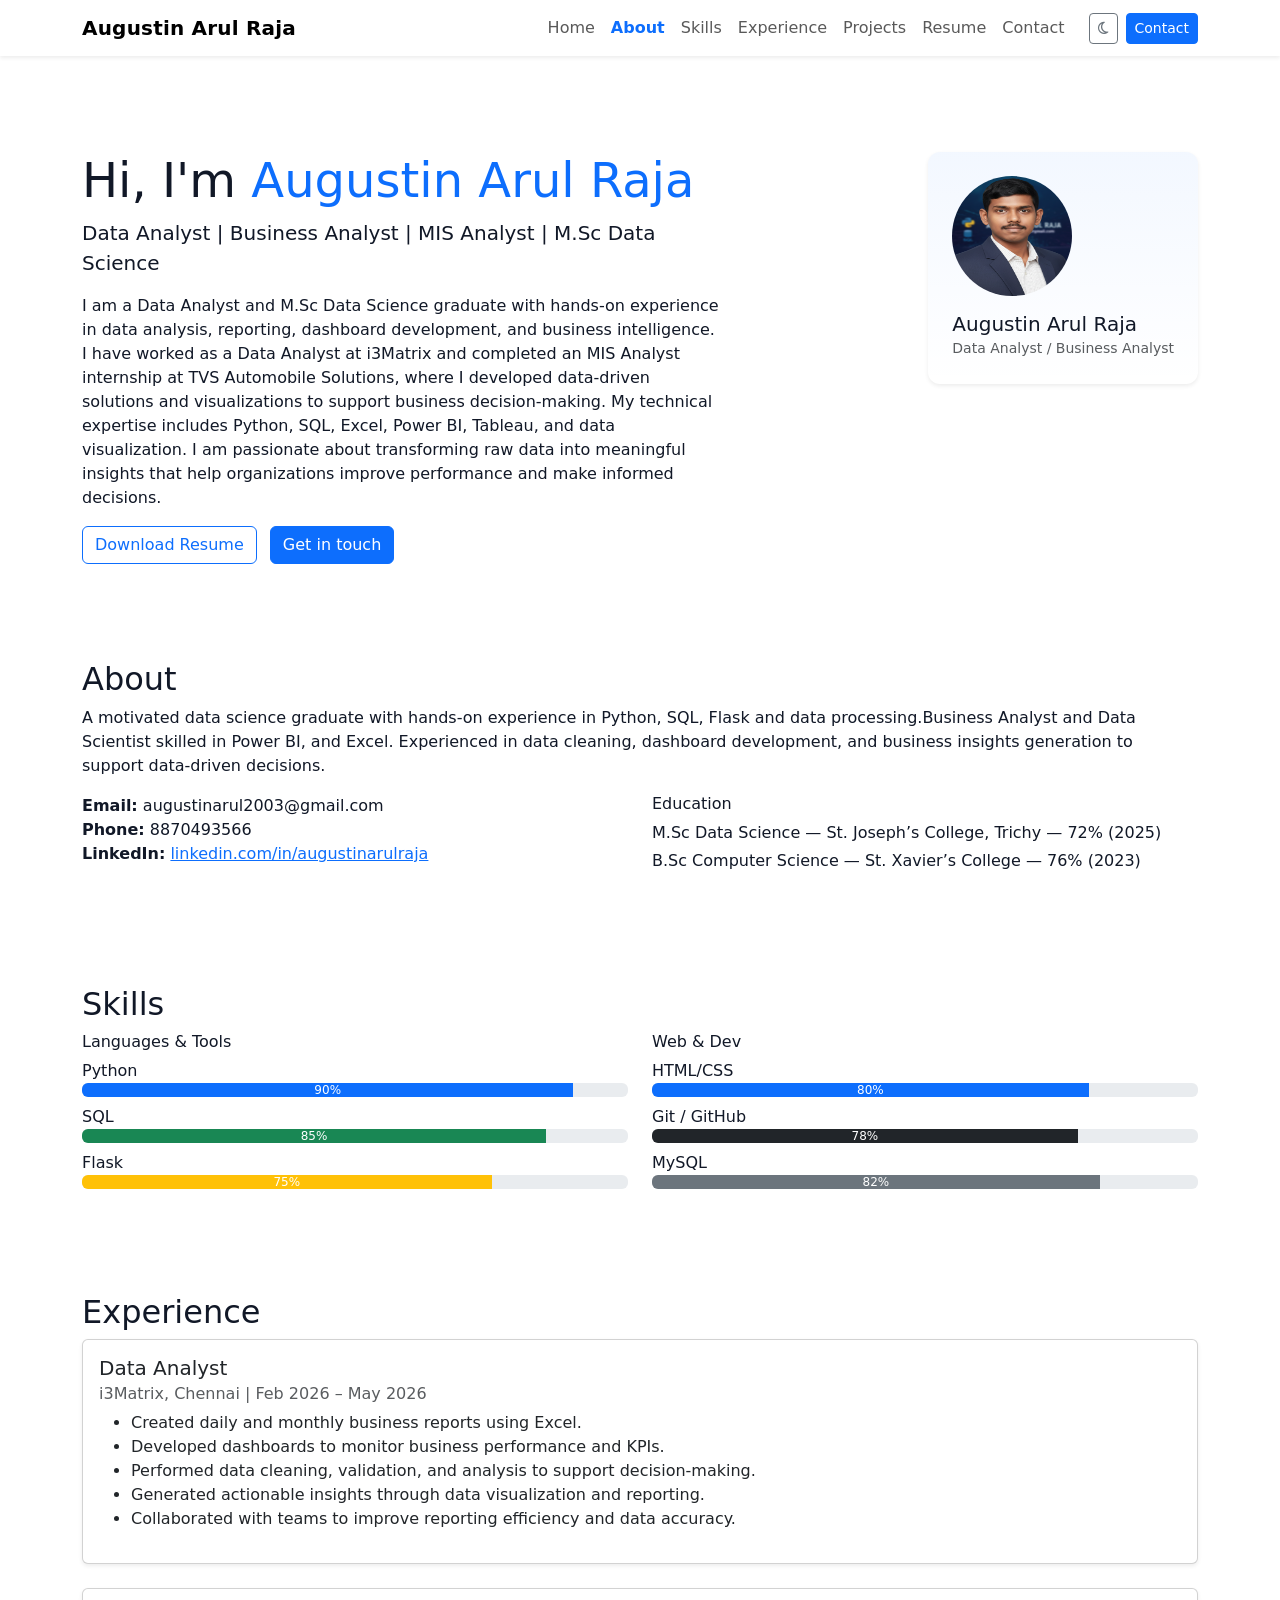
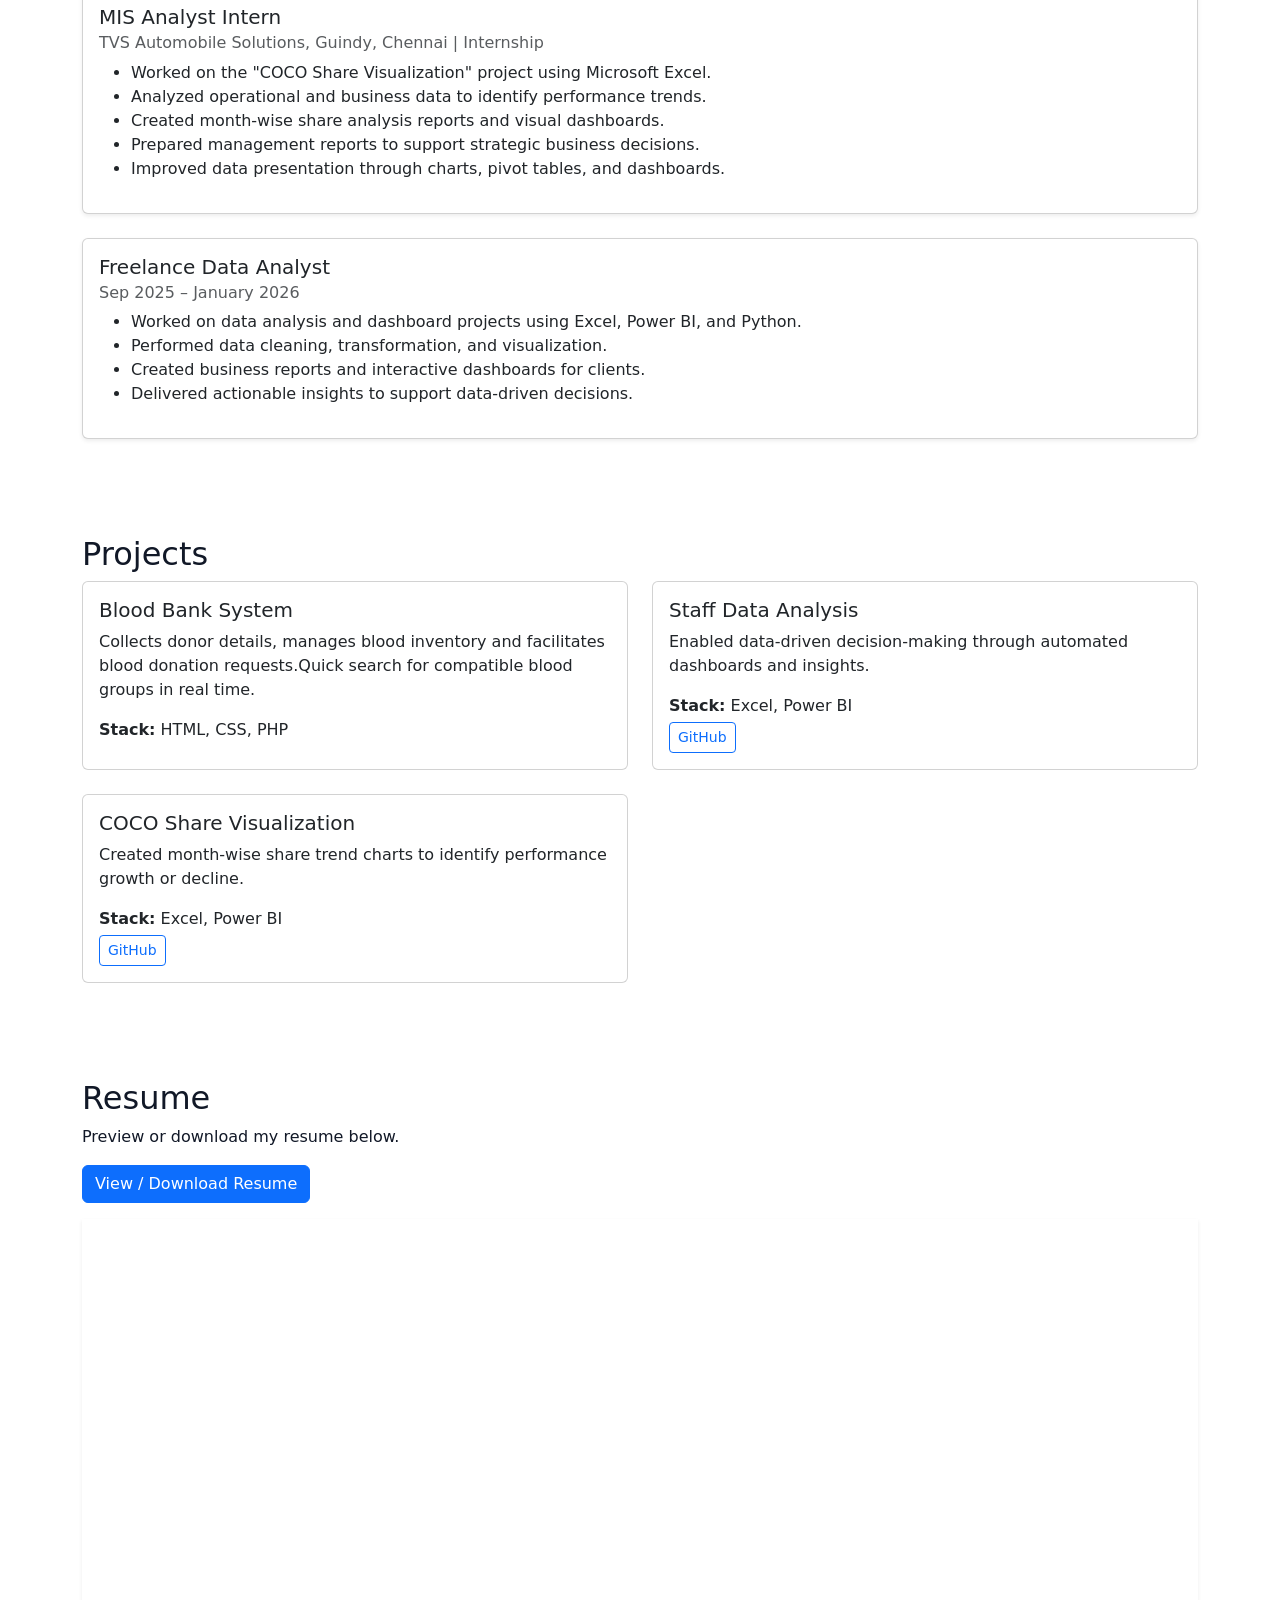
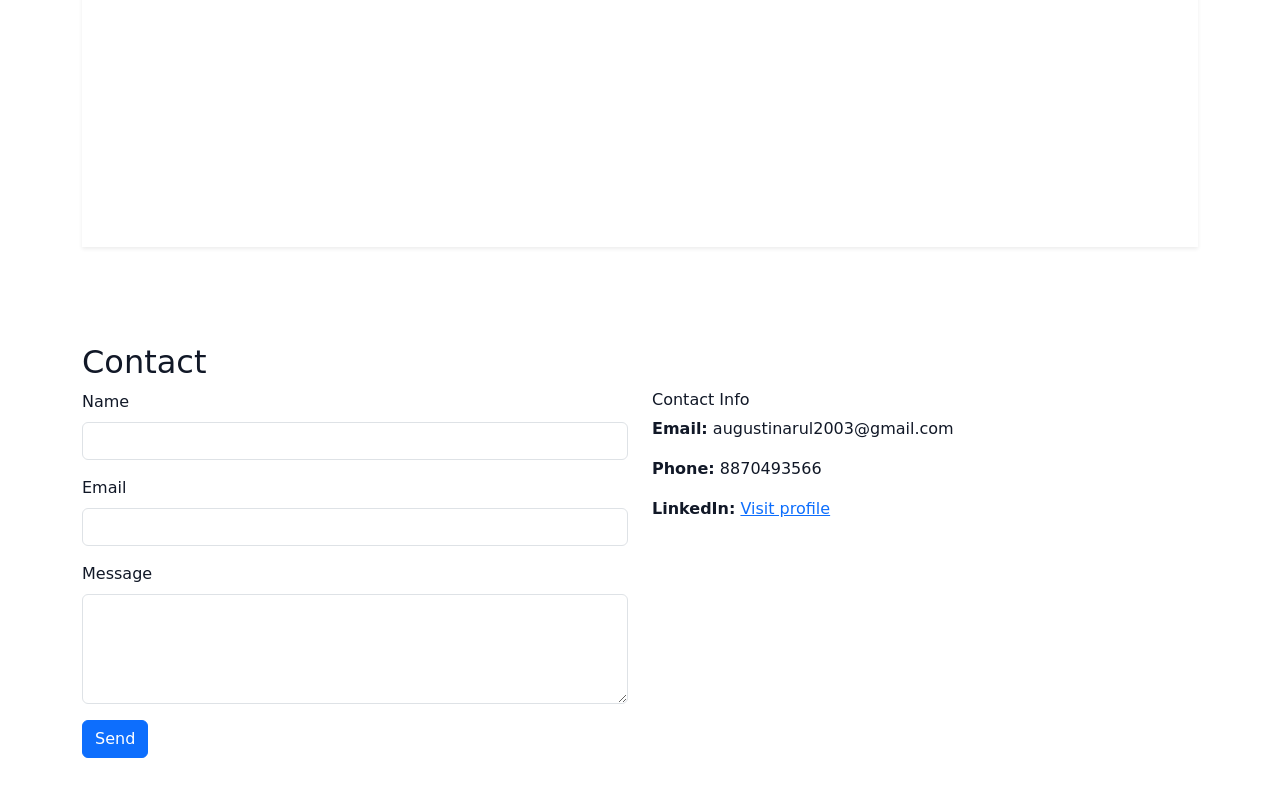
<file: portfolio/index.html>
<!doctype html>
<html lang="en">
  <head>
    <meta charset="utf-8" />
    <meta name="viewport" content="width=device-width, initial-scale=1" />
    <title>Augustin Arul Raja — Portfolio</title>
    <link href="https://cdn.jsdelivr.net/npm/bootstrap@5.3.2/dist/css/bootstrap.min.css" rel="stylesheet">
    <link href="https://cdnjs.cloudflare.com/ajax/libs/font-awesome/6.4.0/css/all.min.css" rel="stylesheet">
    <link rel="stylesheet" href="style.css">
  </head>
  <body>
    <header class="sticky-top">
      <nav class="navbar navbar-expand-lg navbar-light bg-white shadow-sm" id="mainNav">
        <div class="container">
          <a class="navbar-brand fw-bold" href="#home">Augustin Arul Raja</a>
          <button class="navbar-toggler" type="button" data-bs-toggle="collapse" data-bs-target="#navMenu">
            <span class="navbar-toggler-icon"></span>
          </button>
          <div class="collapse navbar-collapse" id="navMenu">
            <ul class="navbar-nav ms-auto mb-2 mb-lg-0" id="navbarLinks">
              <li class="nav-item"><a class="nav-link" href="#home">Home</a></li>
              <li class="nav-item"><a class="nav-link" href="#about">About</a></li>
              <li class="nav-item"><a class="nav-link" href="#skills">Skills</a></li>
              <li class="nav-item"><a class="nav-link" href="#experience">Experience</a></li>
              <li class="nav-item"><a class="nav-link" href="#projects">Projects</a></li>
              <li class="nav-item"><a class="nav-link" href="#resume">Resume</a></li>
              <li class="nav-item"><a class="nav-link" href="#contact">Contact</a></li>
            </ul>
            <div class="ms-3 d-flex align-items-center">
              <button id="themeToggle" class="btn btn-outline-secondary btn-sm me-2" title="Toggle dark mode"><i class="fa-regular fa-moon"></i></button>
              <a class="btn btn-primary btn-sm" href="#contact">Contact</a>
            </div>
          </div>
        </div>
      </nav>
    </header>

    <main class="container mt-5">
      <section id="home" class="py-5">
        <div class="row align-items-start">
          <div class="col-md-7">
            <h1 class="display-5">Hi, I'm <span class="text-primary">Augustin Arul Raja</span></h1>
           <p class="lead">
Data Analyst | Business Analyst | MIS Analyst | M.Sc Data Science
</p>
            <p>
I am a Data Analyst and M.Sc Data Science graduate with hands-on experience in data analysis, reporting, dashboard development, and business intelligence. I have worked as a Data Analyst at i3Matrix and completed an MIS Analyst internship at TVS Automobile Solutions, where I developed data-driven solutions and visualizations to support business decision-making.

My technical expertise includes Python, SQL, Excel, Power BI, Tableau, and data visualization. I am passionate about transforming raw data into meaningful insights that help organizations improve performance and make informed decisions.
</p>
            <a class="btn btn-outline-primary me-2" href="assets/resume.pdf" download>Download Resume</a>
            <a class="btn btn-primary" href="#contact">Get in touch</a>
          </div>

          <div class="col-md-5 d-flex justify-content-end align-items-start">
            <div class="hero-card p-4 shadow-sm">
              <img src="assets/face.png" alt="avatar" class="rounded-circle mb-3" width="120" height="120">
              <h5 class="mb-0">Augustin Arul Raja</h5>
              <small class="text-muted">Data Analyst / Business Analyst</small>
            </div>
          </div>
        </div>
      </section>

      <section id="about" class="py-5">
        <h2>About</h2>
        <p>A motivated data science graduate with hands-on experience in Python, SQL, Flask and data processing.Business Analyst and Data Scientist skilled in Power BI, and Excel. Experienced in data         
cleaning, dashboard development, and business insights generation to support data-driven decisions.</p>
        <div class="row">
          <div class="col-md-6">
            <ul class="list-unstyled">
              <li><strong>Email:</strong> augustinarul2003@gmail.com</li>
              <li><strong>Phone:</strong> 8870493566</li>
              <li><strong>LinkedIn:</strong> <a href="https://www.linkedin.com/in/augustinarul2003">linkedin.com/in/augustinarulraja</a></li>
            </ul>
          </div>
          <div class="col-md-6">
            <h6>Education</h6>
            <p class="mb-1">M.Sc Data Science — St. Joseph’s College, Trichy — 72% (2025)</p>
            <p>B.Sc Computer Science — St. Xavier’s College — 76% (2023)</p>
          </div>
        </div>
      </section>

      <section id="skills" class="py-5">
        <h2>Skills</h2>
        <div class="row g-4">
          <div class="col-md-6">
            <h6>Languages & Tools</h6>
            <div class="mb-2">Python <div class="progress"><div class="progress-bar" style="width:90%">90%</div></div></div>
            <div class="mb-2">SQL <div class="progress"><div class="progress-bar bg-success" style="width:85%">85%</div></div></div>
            <div class="mb-2">Flask  <div class="progress"><div class="progress-bar bg-warning" style="width:75%">75%</div></div></div>
          </div>
          <div class="col-md-6">
            <h6>Web & Dev</h6>
            <div class="mb-2">HTML/CSS <div class="progress"><div class="progress-bar" style="width:80%">80%</div></div></div>
            <div class="mb-2">Git / GitHub <div class="progress"><div class="progress-bar bg-dark" style="width:78%">78%</div></div></div>
            <div class="mb-2">MySQL <div class="progress"><div class="progress-bar bg-secondary" style="width:82%">82%</div></div></div>
          </div>
        </div>
      </section>
<section id="experience" class="py-5">
    <h2>Experience</h2>

    <div class="card mb-4 shadow-sm">
        <div class="card-body">
            <h5 class="card-title">Data Analyst</h5>
            <h6 class="card-subtitle mb-2 text-muted">
                i3Matrix, Chennai | Feb 2026 – May 2026
            </h6>
            <ul>
                <li>Created daily and monthly business reports using Excel.</li>
                <li>Developed dashboards to monitor business performance and KPIs.</li>
                <li>Performed data cleaning, validation, and analysis to support decision-making.</li>
                <li>Generated actionable insights through data visualization and reporting.</li>
                <li>Collaborated with teams to improve reporting efficiency and data accuracy.</li>
            </ul>
        </div>
    </div>

    <div class="card mb-4 shadow-sm">
        <div class="card-body">
            <h5 class="card-title">MIS Analyst Intern</h5>
            <h6 class="card-subtitle mb-2 text-muted">
                TVS Automobile Solutions, Guindy, Chennai | Internship
            </h6>
            <ul>
                <li>Worked on the "COCO Share Visualization" project using Microsoft Excel.</li>
                <li>Analyzed operational and business data to identify performance trends.</li>
                <li>Created month-wise share analysis reports and visual dashboards.</li>
                <li>Prepared management reports to support strategic business decisions.</li>
                <li>Improved data presentation through charts, pivot tables, and dashboards.</li>
            </ul>
        </div>
    </div>

    <div class="card shadow-sm">
        <div class="card-body">
            <h5 class="card-title">Freelance Data Analyst</h5>
            <h6 class="card-subtitle mb-2 text-muted">
                Sep 2025 – January 2026
            </h6>
            <ul>
                <li>Worked on data analysis and dashboard projects using Excel, Power BI, and Python.</li>
                <li>Performed data cleaning, transformation, and visualization.</li>
                <li>Created business reports and interactive dashboards for clients.</li>
                <li>Delivered actionable insights to support data-driven decisions.</li>
            </ul>
        </div>
    </div>
</section>
      <section id="projects" class="py-5">
        <h2>Projects</h2>
        <div class="row row-cols-1 row-cols-md-2 g-4">
          <div class="col">
            <div class="card h-100">
              <div class="card-body">
                <h5 class="card-title">Blood Bank System</h5>
                <p class="card-text">Collects donor details, manages blood inventory and facilitates blood donation requests.Quick search for compatible blood groups in real time.</p>
                <p class="mb-1"><strong>Stack:</strong> HTML, CSS, PHP</p>
              </div>
            </div>
          </div>

          <div class="col">
            <div class="card h-100">
              <div class="card-body">
                <h5 class="card-title">Staff Data Analysis</h5>
                <p class="card-text"> Enabled data-driven decision-making through automated dashboards and insights. </p>
                <p class="mb-1"><strong>Stack:</strong>  Excel, Power BI</p>
                <a class="btn btn-outline-primary btn-sm" href="#" target="_blank">GitHub</a>
              </div>
            </div>
          </div>

          <div class="col">
            <div class="card h-100">
              <div class="card-body">
                <h5 class="card-title">COCO Share Visualization </h5>
                <p class="card-text">Created month-wise share trend charts to identify performance growth or decline. </p>
                <p class="mb-1"><strong>Stack:</strong>  Excel, Power BI</p>
                <a class="btn btn-outline-primary btn-sm" href="#" target="_blank">GitHub</a>
              </div>
            </div>
          </div>
        </div>
      </section>

      <section id="resume" class="py-5">
        <h2>Resume</h2>
        <p>Preview or download my resume below.</p>
        <div class="mb-3">
          <a class="btn btn-primary me-2" href="assets/newresume.pdf" target="_blank">View / Download Resume</a>
        </div>
        <div class="ratio ratio-16x9 shadow-sm">
          <iframe src="assets/newresume.pdf" title="Resume (PDF)"></iframe>
        </div>
      </section>

      <section id="contact" class="py-5">
        <h2>Contact</h2>
        <div class="row">
          <div class="col-md-6">
            <form id="contactForm">
              <div class="mb-3">
                <label class="form-label">Name</label>
                <input class="form-control" required>
              </div>
              <div class="mb-3">
                <label class="form-label">Email</label>
                <input type="email" class="form-control" required>
              </div>
              <div class="mb-3">
                <label class="form-label">Message</label>
                <textarea class="form-control" rows="4" required></textarea>
              </div>
              <button class="btn btn-primary" type="submit">Send</button>
            </form>
          </div>
          <div class="col-md-6">
            <h6>Contact Info</h6>
            <p><strong>Email:</strong> augustinarul2003@gmail.com</p>
            <p><strong>Phone:</strong> 8870493566</p>
            <p><strong>LinkedIn:</strong> <a href="https://www.linkedin.com/in/augustinarul2003">Visit profile</a></p>
          </div>
        </div>
      </section>
    </main>

    <button id="scrollTop" class="btn btn-primary shadow rounded-circle"><i class="fa-solid fa-arrow-up"></i></button>

    <script src="https://cdn.jsdelivr.net/npm/bootstrap@5.3.2/dist/js/bootstrap.bundle.min.js"></script>
    <script src="script.js"></script>
  </body>
</html>
</file>
<file: portfolio/style.css>
:root{
  --bg: #ffffff;
  --text: #111827;
  --muted: #6b7280;
  --primary: #0d6efd;
}
:root.dark{
  --bg: #0b1220;
  --text: #e6eef8;
  --muted: #9aa8bf;
  --primary: #66b2ff;
}
html,body{height:100%;}
body{
  background:var(--bg);
  color:var(--text);
  font-family:Inter, system-ui, -apple-system, "Segoe UI", Roboto, "Helvetica Neue", Arial;
  scroll-behavior:smooth;
}
.hero-card{  margin-left: auto; background:linear-gradient(180deg, rgba(13,110,253,0.05), transparent); border-radius:12px}
.navbar-brand{letter-spacing:0.2px}
section{scroll-margin-top:80px}
#scrollTop{position:fixed; right:20px; bottom:24px; display:none}
.progress{height:14px}
.progress-bar{font-size:12px; line-height:14px}
/* Active nav */
.nav-link.active{font-weight:600; color:var(--primary) !important}
/* simple reveal animation */
section{opacity:0; transform:translateY(8px); transition:all .5s ease}
section.visible{opacity:1; transform:none}

/* small screens tweaks */
@media (max-width:768px){
  .hero-card{margin:auto; display:inline-block}
}
</file>
